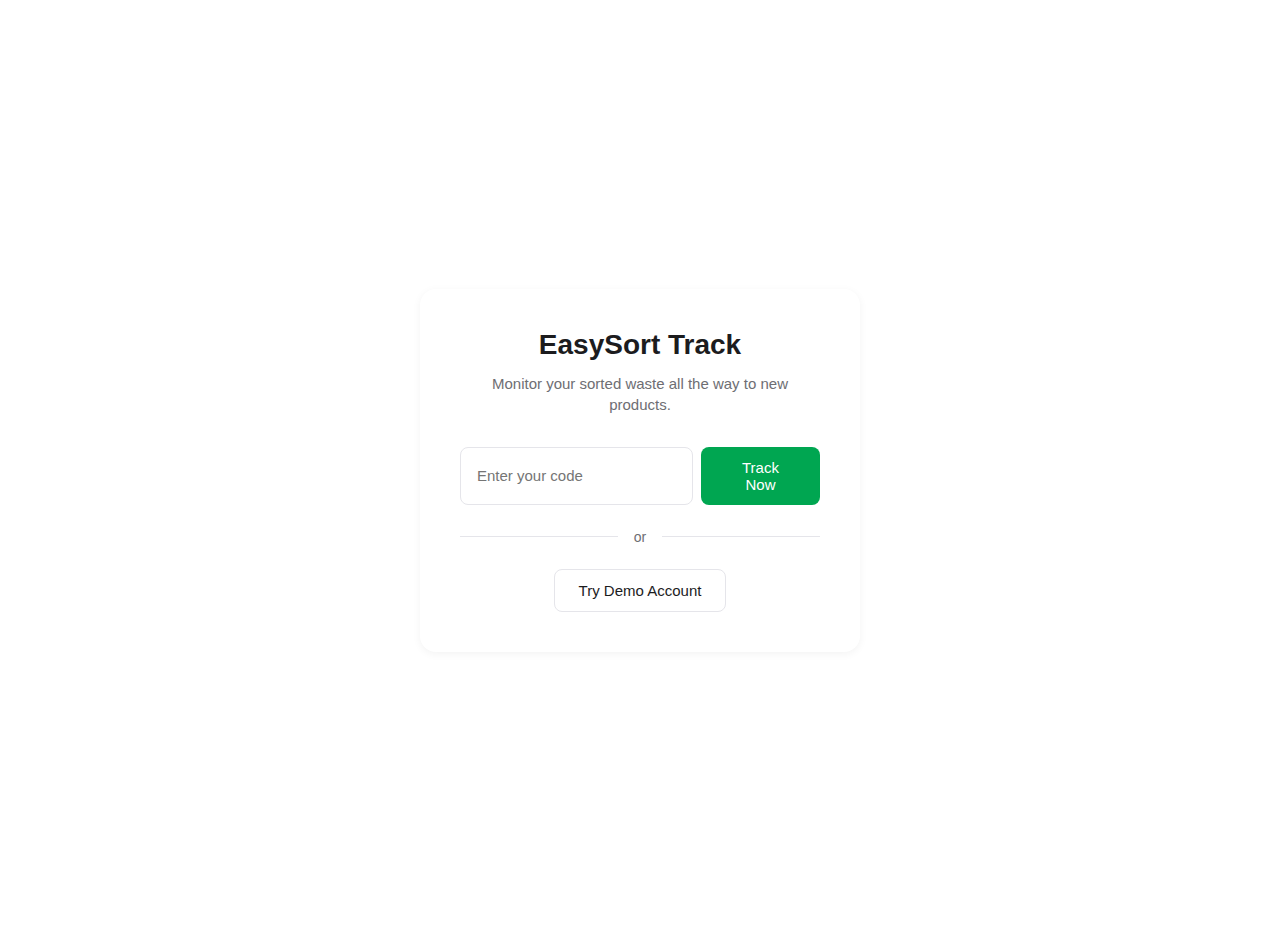
<file: index.html>
<!DOCTYPE html>
<html lang="en">
  <head>
    <meta charset="UTF-8" />
    <meta name="viewport" content="width=device-width, initial-scale=1.0" />
    <title>EasySort Track</title>
    <meta name="description" content="Monitor your sorted waste, from you to new products and view your environmental impact" />
    <link rel="stylesheet" href="styles.css">
  </head>
  <body>
    <div id="app">
        <div class="signin-container">
            <div class="signin-card">
                <h1 class="signin-logo">EasySort Track</h1>
                <p class="signin-description">Monitor your sorted waste all the way to new products.</p>
                <form class="signin-form">
                    <div class="input-group">
                        <input type="text" placeholder="Enter your code" class="signin-input">
                        <button type="button" class="signin-button">Track Now</button>
                    </div>
                </form>
                <div class="divider">or</div>
                <a href="#" class="signin-demo">Try Demo Account</a>
            </div>
        </div>
    </div>
    <script src="script.js"></script>
  </body>
</html>
</file>
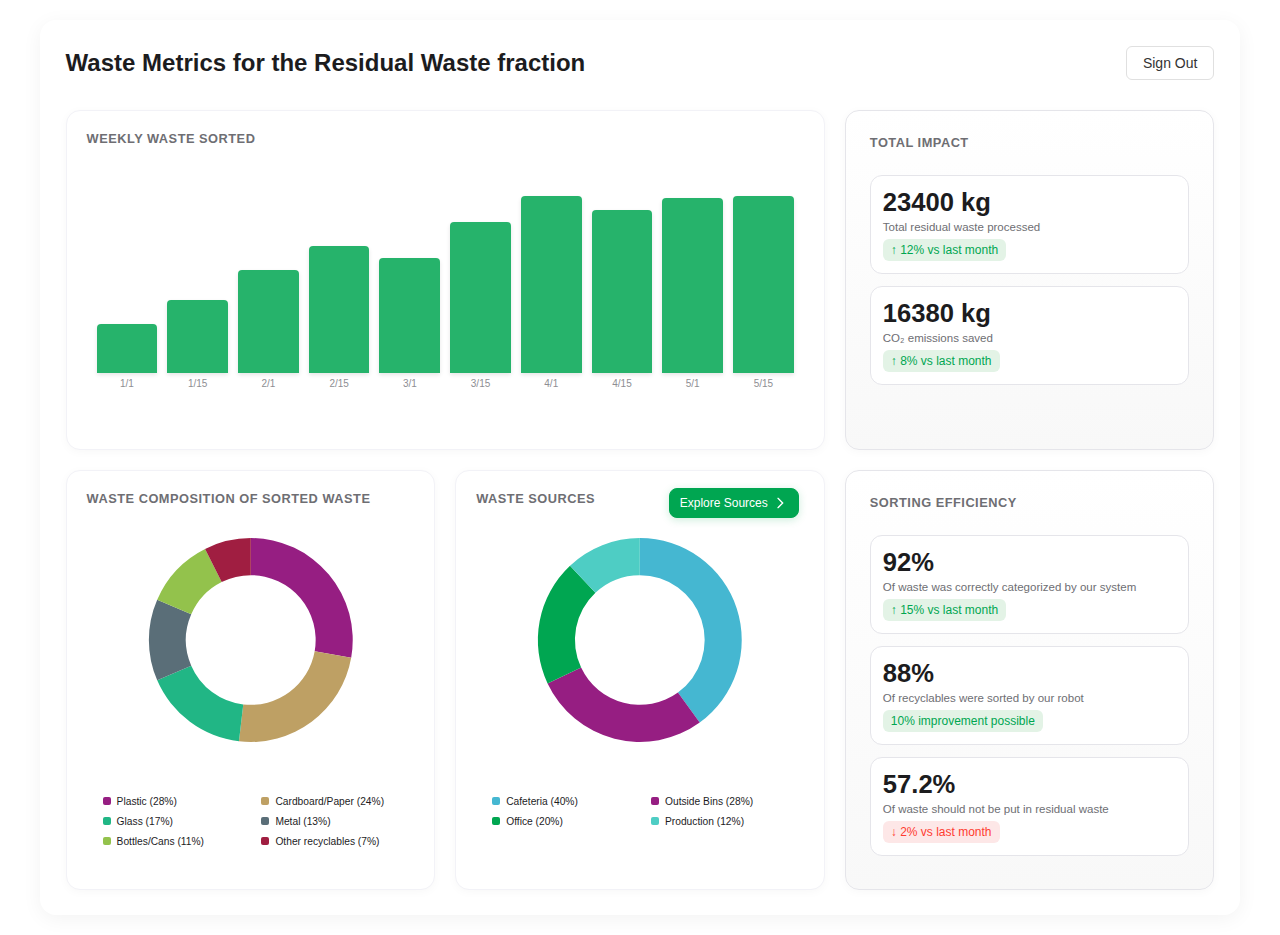
<file: dashboard.html>
<!DOCTYPE html>
<html lang="en">
  <head>
    <meta charset="UTF-8" />
    <meta name="viewport" content="width=device-width, initial-scale=1.0" />
    <title>EasyTrack - Nature Metrics</title>
    <meta name="description" content="Track your waste all the way to new products" />
    <link rel="stylesheet" href="styles.css">
  </head>
  <body>
    <div id="app">
        <div class="dashboard">
            <div class="dashboard-header">
              <h1 class="dashboard-title">Waste Metrics for the Residual Waste fraction</h1>
              <a href="#" class="dashboard-logout">Sign Out</a>
            </div>
            <div class="metrics-grid">
              <div class="metric-card" style="grid-column: span 2;">
                <div class="metric-card-header">
                  <div class="metric-title">WEEKLY WASTE SORTED</div>
                </div>
                <div class="chart-container">
                  <div class="bar-chart" id="weeklyWasteChart"></div>
                </div>
              </div>
              <div class="metric-card impact-card">
                <div class="metric-card-header">
                  <div class="metric-title">TOTAL IMPACT</div>
                </div>
                <div class="impact-stats">
                  <div class="impact-stat">
                    <div class="metric-value">23.4 tons</div>
                    <div class="metric-subtitle">Total residual waste processed</div>
                    <div class="trend-indicator positive">↑ 12% vs last month</div>
                  </div>
                  <div class="impact-stat">
                    <div class="metric-value">16.38 tons</div>
                    <div class="metric-subtitle">CO₂ emissions saved</div>
                    <div class="trend-indicator positive">↑ 8% vs last month</div>
                  </div>
                </div>
              </div>
              <div class="metric-card">
                <div class="metric-card-header">
                  <div class="metric-title">WASTE COMPOSITION OF SORTED WASTE</div>
                </div>
                <div class="chart-container">
                  <div class="donut-chart" id="wasteCompositionChart"></div>
                </div>
              </div>
              <div class="metric-card">
                <div class="metric-card-header">
                  <div class="metric-title">WASTE SOURCES</div>
                </div>
                <div class="chart-container">
                  <button class="expand-button">
                    Explore Sources
                    <svg width="16" height="16" viewBox="0 0 24 24" fill="none">
                      <path d="M9 5l7 7-7 7" stroke="currentColor" stroke-width="2" stroke-linecap="round"/>
                    </svg>
                  </button>
                  <div class="donut-chart" id="wasteSourcesChart"></div>
                </div>
              </div>
              <div class="metric-card financial-card">
                <div class="metric-card-header">
                  <div class="metric-title">SORTING EFFICIENCY</div>
                </div>
                <div class="impact-stats">
                  <div class="impact-stat">
                    <div class="metric-value">85%</div>
                    <div class="metric-subtitle">Of waste was correctly categorized by our system</div>
                    <div class="trend-indicator positive">↑ 15% vs last month</div>
                  </div>
                  <div class="impact-stat">
                    <div class="metric-value">95%</div>
                    <div class="metric-subtitle">Of recyclables were sorted by our robot</div>
                    <div class="trend-indicator positive">10% improvement possible</div>
                  </div>
                  <div class="impact-stat">
                    <div class="metric-value">5%</div>
                    <div class="metric-subtitle">Of waste should not be put in residual waste</div>
                    <div class="trend-indicator negative">↓ 2% vs last month</div>
                  </div>
                </div>
              </div>
            </div>
        </div>
    </div>
    <script src="script.js"></script>
  </body>
</html>
</file>
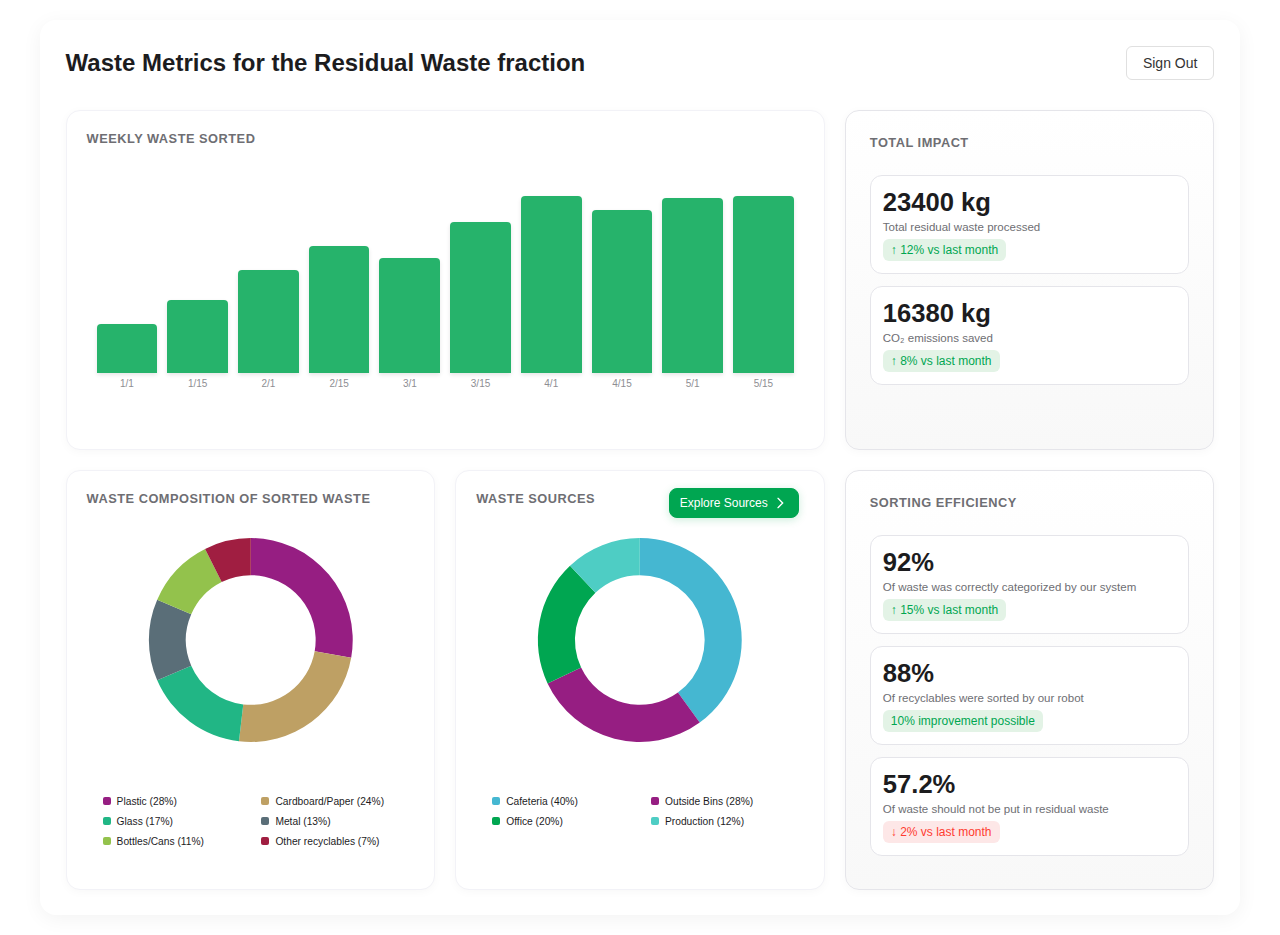
<file: location-details.html>
<!DOCTYPE html>
<html lang="en">
<head>
    <meta charset="UTF-8">
    <meta name="viewport" content="width=device-width, initial-scale=1.0">
    <title>Location Details - EasyTrack</title>
    <link rel="stylesheet" href="styles.css">
</head>
<body>
    <div class="location-details">
        <div class="location-details-header">
            <button class="back-button" onclick="window.location.href='dashboard.html'">
                <svg width="16" height="16" viewBox="0 0 24 24" fill="none">
                    <path d="M15 19l-7-7 7-7" stroke="currentColor" stroke-width="2" stroke-linecap="round"/>
                </svg>
                Back to Dashboard
            </button>
            <h1>Waste Source Details</h1>
        </div>
        
        <div id="locationSections">
            <!-- Location sections will be dynamically inserted here -->
        </div>
    </div>
    
    <script src="script.js"></script>
    <script>
        document.addEventListener('DOMContentLoaded', function() {
            const urlParams = new URLSearchParams(window.location.search);
            const code = urlParams.get('code');
            if (code) {
                localStorage.setItem('trackingCode', code);
                renderLocationDetails();
            } else {
                window.location.href = 'dashboard.html';
            }
        });

        function renderLocationDetails() {
            const company = codeData[localStorage.getItem('trackingCode')];
            if (!company) return;

            const container = document.getElementById('locationSections');
            let html = '';

            Object.entries(company).forEach(([location, data]) => {
                if (location === 'companyMetrics') return;

                const totalWaste = Object.values(data.weeklyWaste)
                    .reduce((sum, val) => sum + val, 0);

                html += `
                    <div class="location-section">
                        <h2>${location}</h2>
                        <div class="metric-value">${totalWaste.toFixed(1)} kg</div>
                        <div class="metric-subtitle">Total Waste</div>
                        <div class="chart-container">
                            <div class="donut-chart" id="composition-${location}"></div>
                        </div>
                    </div>
                `;
            });

            container.innerHTML = html;

            // Render composition charts for each location
            Object.entries(company).forEach(([location, data]) => {
                if (location === 'companyMetrics') return;
                const container = document.getElementById(`composition-${location}`);
                if (container) {
                    renderDonutChart(container, data.wasteComposition);
                }
            });
        }
    </script>
</body>
</html>
</file>
<file: styles.css>
* {
    margin: 0;
    padding: 0;
    box-sizing: border-box;
    font-family: -apple-system, BlinkMacSystemFont, 'Segoe UI', Roboto, Helvetica, Arial, sans-serif;
  }
  
  body {
    background-color: white;
    color: #1C1C1E;
    min-height: 100vh;
    display: flex;
    align-items: center;
    justify-content: center;
    padding: 20px;
  }
  
  #app {
    width: 100%;
    max-width: 1200px;
  }
  
  /* Sign In Page */
  .signin-container {
    min-height: 100vh;
    display: flex;
    align-items: center;
    justify-content: center;
    padding: 20px;
    background-color: var(--background-light);
  }
  
  .signin-card {
    background: white;
    padding: 40px;
    border-radius: 16px;
    box-shadow: var(--card-shadow);
    width: 100%;
    max-width: 440px;
    text-align: center;
  }
  
  .signin-logo {
    color: var(--text-primary);
    font-size: 28px;
    margin-bottom: 12px;
    font-weight: 600;
    font-weight: bold;
  }
  
  .signin-description {
    color: var(--text-secondary);
    font-size: 15px;
    line-height: 1.4;
    margin-bottom: 32px;
  }
  
  .signin-form {
    margin-bottom: 24px;
  }
  
  .input-group {
    display: flex;
    gap: 8px;
  }
  
  .signin-input {
    flex: 1;
    padding: 12px 16px;
    border: 1px solid var(--border-color);
    border-radius: 8px;
    font-size: 15px;
    transition: all 0.2s ease;
  }
  
  .signin-input:focus {
    outline: none;
    border-color: var(--primary-color);
    box-shadow: 0 0 0 2px rgba(0, 166, 81, 0.1);
  }
  
  .signin-button {
    background: var(--primary-color);
    color: white;
    border: none;
    padding: 12px 24px;
    border-radius: 8px;
    font-size: 15px;
    font-weight: 500;
    cursor: pointer;
    transition: all 0.2s ease;
  }
  
  .signin-button:hover {
    background: #009548;
  }
  
  .divider {
    color: var(--text-secondary);
    font-size: 14px;
    margin: 24px 0;
    display: flex;
    align-items: center;
    text-align: center;
  }
  
  .divider::before,
  .divider::after {
    content: '';
    flex: 1;
    border-bottom: 1px solid var(--border-color);
  }
  
  .divider::before {
    margin-right: 16px;
  }
  
  .divider::after {
    margin-left: 16px;
  }
  
  .signin-demo {
    display: inline-block;
    color: var(--text-primary);
    text-decoration: none;
    font-size: 15px;
    padding: 12px 24px;
    border: 1px solid var(--border-color);
    border-radius: 8px;
    transition: all 0.2s ease;
  }
  
  .signin-demo:hover {
    background: var(--background-light);
    border-color: var(--text-secondary);
  }
  
  /* Dashboard Styles */
  .dashboard {
    width: 100%;
    max-width: 1200px;
    margin: 0 auto;
    background-color: white;
    border-radius: 16px;
    box-shadow: 0 4px 20px rgba(0, 0, 0, 0.05);
    padding: clamp(15px, 2vw, 30px);
    animation: fadeIn 0.5s ease-out;
  }
  
  .dashboard-header {
    display: flex;
    justify-content: space-between;
    align-items: center;
    margin-bottom: 30px;
  }
  
  .dashboard-title {
    font-size: 24px;
    font-weight: 600;
  }
  
  .dashboard-logout {
    color: #333;
    cursor: pointer;
    font-size: 14px;
    text-decoration: none;
    background: white;
    padding: 8px 16px;
    border-radius: 6px;
    border: 1px solid #e0e0e0;
    transition: all 0.2s ease;
  }
  
  .dashboard-logout:hover {
    background: #e9e9e9;
  }
  
  .metrics-grid {
    display: grid;
    grid-template-columns: repeat(3, 1fr);
    grid-template-rows: minmax(200px, 1fr) minmax(420px, 1fr);
    gap: 20px;
    min-height: 750px;
    max-height: calc(100vh - 120px);
  }
  
  .metric-card {
    background-color: white;
    border-radius: 14px;
    box-shadow: 0 2px 10px rgba(0, 0, 0, 0.03);
    padding: 20px;
    display: flex;
    flex-direction: column;
    overflow: hidden;
    border: 1px solid #F2F2F7;
  }
  
  .metric-card-header {
    display: flex;
    justify-content: space-between;
    align-items: center;
    margin-bottom: 15px;
  }
  
  .metric-title {
    font-size: clamp(11px, 1vw, 13px);
    font-weight: 600;
    letter-spacing: 0.5px;
    color: #6e6e73;
    text-transform: uppercase;
  }
  
  .metric-value {
    font-size: clamp(18px, 2vw, 28px);
    font-weight: 600;
    color: #1c1c1e;
    margin-bottom: 4px;
  }
  
  .metric-subtitle {
    font-size: clamp(10px, 0.9vw, 12px);
    color: #6e6e73;
    margin-bottom: 6px;
  }
  
  /* Chart specific styles */
  .chart-container {
    flex: 1;
    position: relative;
    padding: 20px clamp(5px, 1vw, 10px) clamp(5px, 1vw, 10px);
    border-radius: 8px;
    background: linear-gradient(to bottom right, rgba(255,255,255,0.8), rgba(255,255,255,0.3));
    min-height: 200px;
    overflow: visible;
  }
  
  .bar-chart {
    height: calc(100% - 30px);
    display: flex;
    align-items: flex-end;
    gap: 10px;
    padding-top: 15px;
  }
  
  .bar-column {
    flex: 1;
    display: flex;
    flex-direction: column;
    align-items: center;
    justify-content: flex-end;
    height: 100%;
  }
  
  .bar {
    width: 100%;
    background-color: rgba(0, 166, 81, 0.85);
    border-radius: 4px 4px 0 0;
    transition: all 0.3s ease;
    cursor: pointer;
    position: relative;
    box-shadow: 0 2px 4px rgba(0, 0, 0, 0.1);
  }
  
  .bar:hover {
    background-color: rgba(0, 166, 81, 1);
    transform: scaleY(1.02);
    box-shadow: 0 4px 8px rgba(0, 0, 0, 0.15);
  }
  
  .bar:hover::after {
    content: attr(title);
    position: absolute;
    top: -30px;
    left: 50%;
    transform: translateX(-50%);
    background: rgba(0, 0, 0, 0.8);
    color: white;
    padding: 4px 8px;
    border-radius: 4px;
    font-size: 12px;
    white-space: nowrap;
  }
  
  .bar-label {
    font-size: 10px;
    margin-top: 5px;
    color: #8E8E93;
  }
  
  .donut-chart {
    height: calc(100% - 40px);
    position: relative;
    margin-top: -40px;
  }
  
  .donut-chart svg {
    width: 100%;
    height: 100%;
    min-height: 180px;
  }
  
  .donut-legend {
    margin-top: 10px;
    display: grid;
    grid-template-columns: repeat(2, 1fr);
    gap: 2px 10px;
    font-size: clamp(9px, 0.8vw, 11px);
    width: 100%;
  }
  
  .legend-item {
    display: flex;
    align-items: center;
    font-size: clamp(9px, 0.8vw, 11px);
    padding: 3px 6px;
    border-radius: 4px;
    transition: all 0.2s ease;
    cursor: pointer;
    margin-bottom: 1px;
    white-space: nowrap;
    overflow: hidden;
    text-overflow: ellipsis;
  }
  
  .legend-item:hover, .legend-item.active {
    background: rgba(0, 0, 0, 0.05);
  }
  
  .legend-color {
    width: 8px;
    height: 8px;
    border-radius: 2px;
    margin-right: 6px;
    flex-shrink: 0;
  }
  
  .donut-segment {
    transition: all 0.2s ease;
    cursor: pointer;
  }
  
  .donut-segment:hover {
    transform: translateX(5px) translateY(-5px);
    filter: brightness(1.1);
  }
  
  .donut-segment.highlight {
    filter: brightness(1.1);
    transform: translateX(5px) translateY(-5px);
  }
  
  .donut-segment:hover::after {
    content: attr(title);
    position: absolute;
    background: rgba(0, 0, 0, 0.8);
    color: white;
    padding: 3px 6px;
    border-radius: 4px;
    font-size: 10px;
    white-space: nowrap;
    z-index: 1000;
    top: 50%;
    left: 50%;
    transform: translate(-50%, -50%);
  }
  
  .donut-tooltip {
    position: fixed;
    background: rgba(0, 0, 0, 0.8);
    color: white;
    padding: 3px 6px;
    border-radius: 4px;
    font-size: 10px;
    pointer-events: none;
    opacity: 0;
    visibility: hidden;
    transition: opacity 0.2s;
    z-index: 1000;
    white-space: nowrap;
  }
  
  /* Animations */
  @keyframes fadeIn {
    from {
      opacity: 0;
      transform: translateY(10px);
    }
    to {
      opacity: 1;
      transform: translateY(0);
    }
  }

  .impact-card, .financial-card {
    background: linear-gradient(to bottom, #ffffff, #f8f8f8);
    border: 1px solid #e5e5ea;
    padding: 24px;
  }

  .impact-stats {
    display: flex;
    flex-direction: column;
    gap: 12px;
    margin-top: 10px;
  }

  .impact-stat {
    padding: 12px;
    background: white;
    border-radius: 12px;
    border: 1px solid #e5e5ea;
    transition: all 0.2s ease;
    position: relative;
  }

  .impact-stat:hover {
    transform: translateY(-2px);
    box-shadow: 0 4px 12px rgba(0, 0, 0, 0.05);
  }

  .trend-indicator {
    font-size: 12px;
    padding: 4px 8px;
    border-radius: 6px;
    display: inline-block;
  }

  .trend-indicator.positive {
    background-color: #e3f3e6;
    color: #00a651;
  }

  .trend-indicator.negative {
    background-color: #fde7e7;
    color: #ff3b30;
  }

  :root {
    --primary-color: #00a651;
    --text-primary: #1c1c1e;
    --text-secondary: #6e6e73;
    --background-light: white;
    --border-color: #e5e5ea;
    --card-shadow: 0 2px 8px rgba(0, 0, 0, 0.05);
  }

  .no-data {
    display: flex;
    align-items: center;
    justify-content: center;
    height: 150px;
    color: #8E8E93;
    font-size: 14px;
    font-style: italic;
  }

  .info-icon {
    position: absolute;
    top: 12px;
    right: 12px;
    display: inline-flex;
    align-items: center;
    justify-content: center;
    width: 16px;
    height: 16px;
    border-radius: 50%;
    background: #8E8E93;
    color: white;
    font-size: 11px;
    cursor: help;
  }

  .info-tooltip {
    position: absolute;
    background: rgba(0, 0, 0, 0.8);
    color: white;
    padding: 8px 12px;
    border-radius: 6px;
    font-size: 12px;
    width: max-content;
    max-width: 250px;
    right: 0;
    top: -10px;
    transform: translateY(-100%);
    z-index: 1000;
    opacity: 0;
    visibility: hidden;
    transition: all 0.2s ease;
  }

  .info-icon:hover .info-tooltip {
    opacity: 1;
    visibility: visible;
  }

  .expand-button {
    position: absolute;
    top: 0;
    right: 5px;
    transform: translateY(-110%);
    display: flex;
    align-items: center;
    gap: 4px;
    padding: 6px 10px;
    background-color: var(--primary-color);
    border: 1px solid var(--primary-color);
    border-radius: 8px;
    font-size: 12px;
    color: white;
    cursor: pointer;
    transition: all 0.2s ease;
    z-index: 10;
    box-shadow: 0 2px 8px rgba(0, 166, 81, 0.2);
    font-weight: 500;
  }

  .expand-button:hover {
    background-color: #009548;
    border-color: #009548;
    box-shadow: 0 4px 12px rgba(0, 166, 81, 0.3);
  }

  .location-details {
    padding: 24px;
    background: var(--background-light);
    min-height: 100vh;
  }

  .location-section {
    background: white;
    border-radius: 12px;
    border: 1px solid var(--border-color);
    padding: 24px;
    margin-bottom: 24px;
  }

  .location-details-header {
    margin-bottom: 24px;
    display: flex;
    align-items: center;
    gap: 16px;
  }

  .back-button {
    padding: 8px 16px;
    border-radius: 6px;
    background: #f5f5f7;
    border: 1px solid var(--border-color);
    cursor: pointer;
    display: flex;
    align-items: center;
    gap: 8px;
    transition: all 0.2s ease;
  }

  .back-button:hover {
    background: #ebebeb;
  }
</file>
